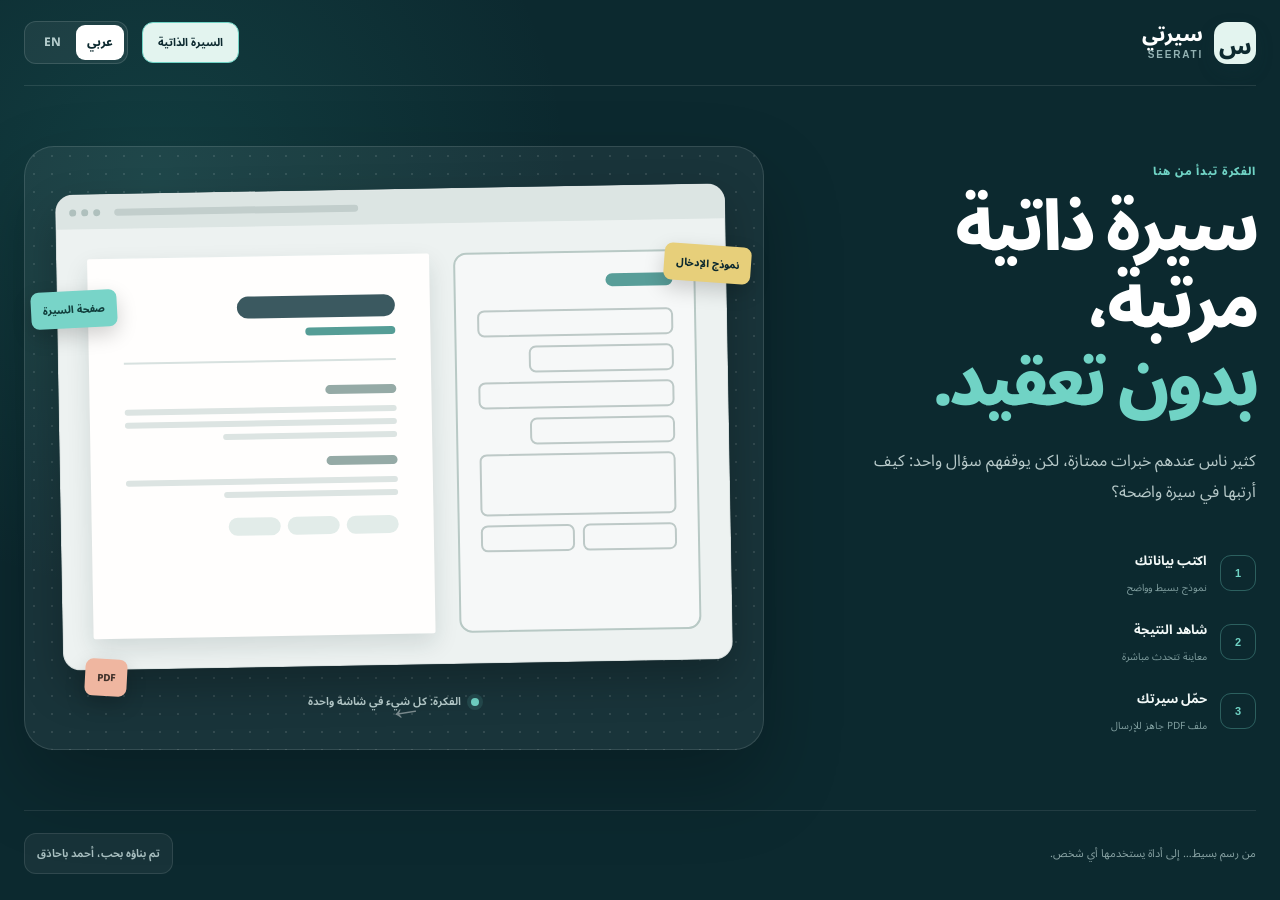
<file: index.html>
<!doctype html>
<html lang="ar" dir="rtl">
  <head>
    <meta charset="UTF-8" />
    <meta name="viewport" content="width=device-width, initial-scale=1.0" />
    <meta name="description" content="سيرتي — ابدأ بناء سيرتك الذاتية بسهولة." />
    <title>سيرتي | ابدأ سيرتك الذاتية</title>
    <link rel="stylesheet" href="styles.css?v=20261001-wrap" />
    <script src="script.js" defer></script>
  </head>
  <body class="concept-page">
    <header class="site-header site-header--light">
      <a class="brand" href="index.html" aria-label="سيرتي — الصفحة الرئيسية">
        <span class="brand-symbol" aria-hidden="true">س</span>
        <span class="brand-copy">
          <strong data-i18n="brandAr">سيرتي</strong>
          <small>Seerati</small>
        </span>
      </a>

      <div class="header-actions">
        <a class="button-link button-link--active" href="resume.html" data-i18n="openPrototype">السيرة الذاتية</a>
        <div class="language-switch" aria-label="اختيار اللغة">
          <button class="language-button is-active" type="button" data-lang="ar" aria-pressed="true">
            عربي
          </button>
          <button class="language-button" type="button" data-lang="en" aria-pressed="false">
            EN
          </button>
        </div>
      </div>
    </header>

    <main class="concept-main">
      <section class="concept-copy" aria-labelledby="concept-title">
        <p class="eyebrow" data-i18n="conceptEyebrow">الفكرة تبدأ من هنا</p>
        <h1 id="concept-title" data-i18n="conceptTitle">
          سيرة ذاتية مرتبة،<br /><span>بدون تعقيد.</span>
        </h1>
        <p data-i18n="conceptIntro">
          كثير ناس عندهم خبرات ممتازة، لكن يوقفهم سؤال واحد: كيف أرتّبها في سيرة واضحة؟
        </p>

        <ol class="concept-steps">
          <li>
            <span>1</span>
            <div><strong data-i18n="stepOneTitle">اكتب بياناتك</strong><small data-i18n="stepOneText">نموذج بسيط وواضح</small></div>
          </li>
          <li>
            <span>2</span>
            <div><strong data-i18n="stepTwoTitle">شاهد النتيجة</strong><small data-i18n="stepTwoText">معاينة تتحدث مباشرة</small></div>
          </li>
          <li>
            <span>3</span>
            <div><strong data-i18n="stepThreeTitle">حمّل سيرتك</strong><small data-i18n="stepThreeText">ملف PDF جاهز للإرسال</small></div>
          </li>
        </ol>
      </section>

      <section class="sketch-board" aria-label="رسم أولي لواجهة الموقع">
        <div class="sketch-note sketch-note--form" data-i18n="sketchForm">نموذج الإدخال</div>
        <div class="sketch-note sketch-note--preview" data-i18n="sketchPreview">صفحة السيرة</div>
        <div class="sketch-note sketch-note--result" data-i18n="sketchResult">PDF</div>

        <div class="sketch-browser">
          <div class="sketch-browser-bar">
            <div class="browser-dots" aria-hidden="true"><i></i><i></i><i></i></div>
            <div class="address-placeholder" aria-hidden="true"></div>
          </div>
          <div class="sketch-content">
            <div class="sketch-form" aria-hidden="true">
              <div class="sketch-logo"></div>
              <span class="wide"></span>
              <span></span>
              <span class="wide"></span>
              <span></span>
              <span class="textarea"></span>
              <div class="sketch-two"><i></i><i></i></div>
            </div>
            <div class="sketch-paper" aria-hidden="true">
              <div class="sketch-paper-title"></div>
              <div class="sketch-paper-role"></div>
              <hr />
              <b></b>
              <span></span><span></span><span class="short"></span>
              <b></b>
              <span></span><span class="short"></span>
              <div class="sketch-tags"><i></i><i></i><i></i></div>
            </div>
          </div>
        </div>

        <div class="concept-arrow" aria-hidden="true">←</div>
        <div class="sketch-caption">
          <span class="pulse-dot" aria-hidden="true"></span>
          <span data-i18n="sketchCaption">الفكرة: كل شيء في شاشة واحدة</span>
        </div>
      </section>
    </main>

    <footer class="concept-footer">
      <span data-i18n="conceptFooter">من رسم بسيط… إلى أداة يستخدمها أي شخص.</span>
      <span class="local-status local-status--compact">تم بناؤه بحب، أحمد باحاذق</span>
    </footer>
  </body>
</html>
</file>
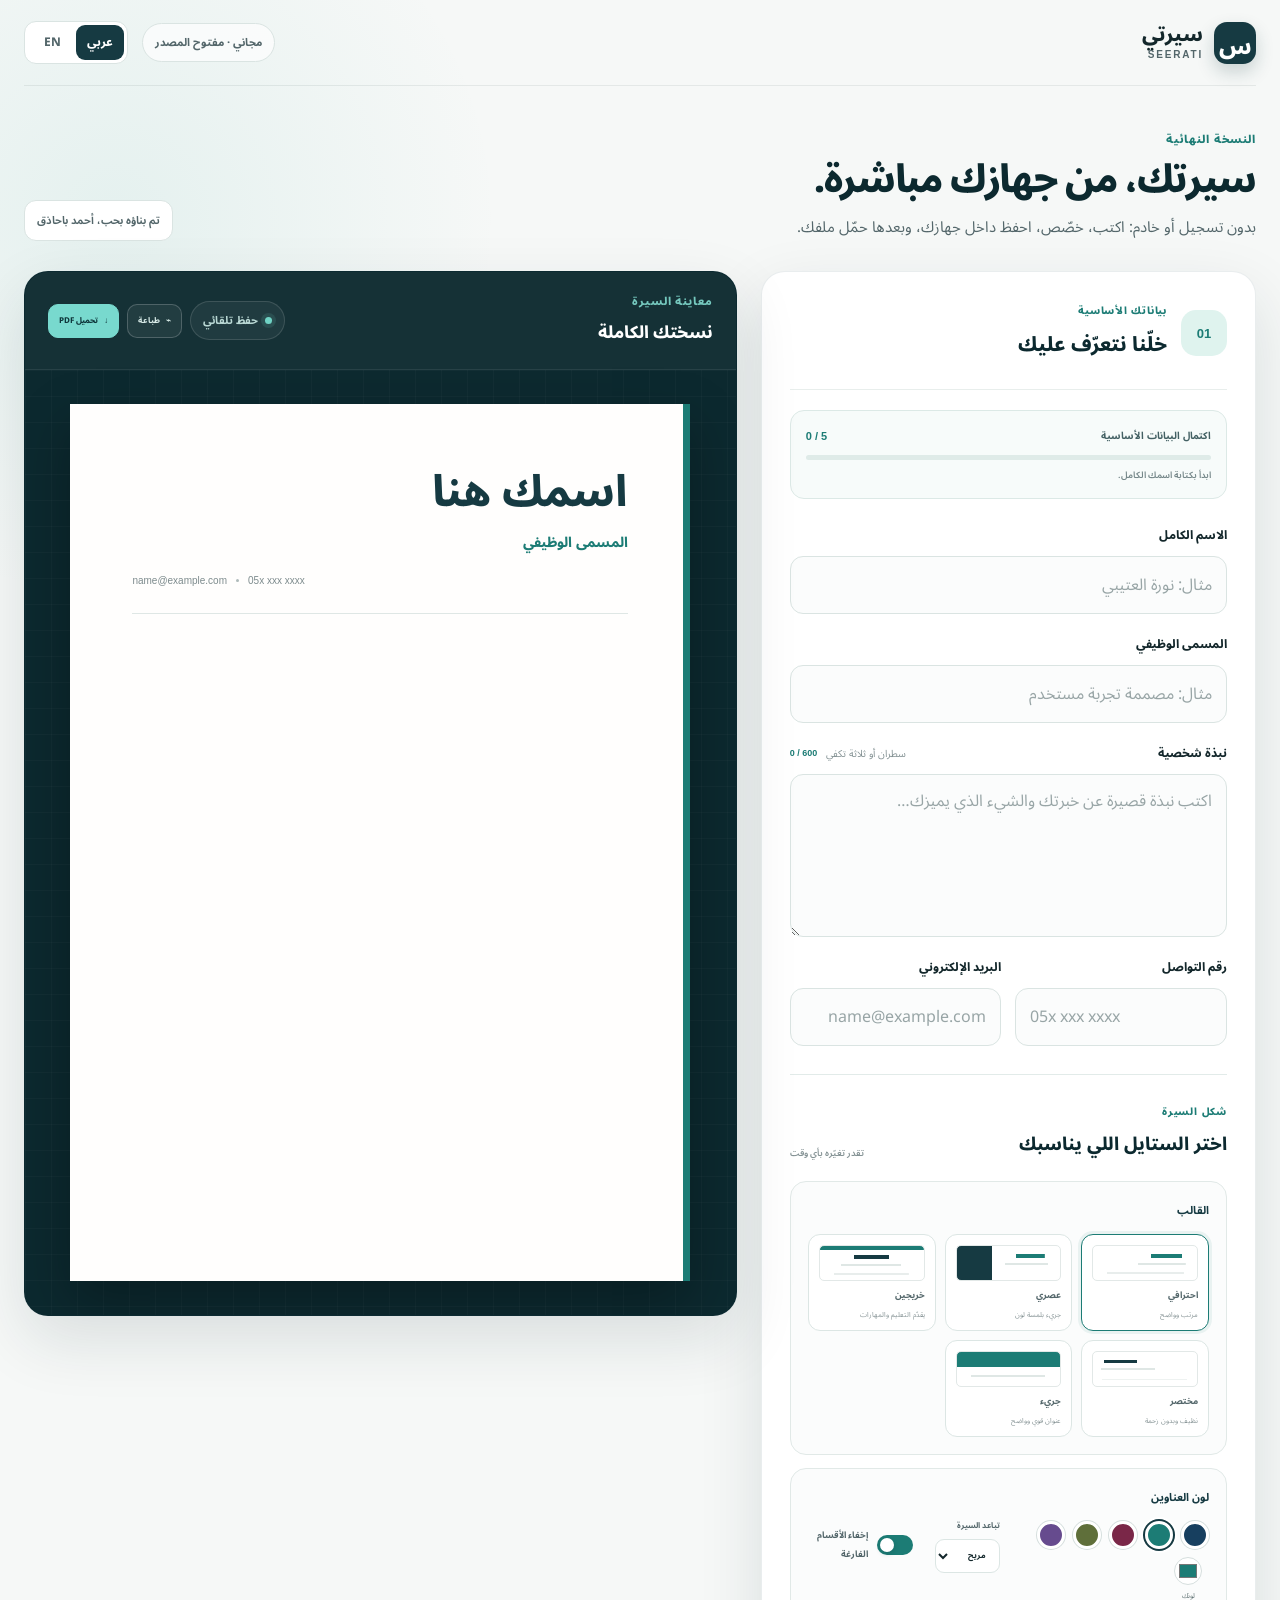
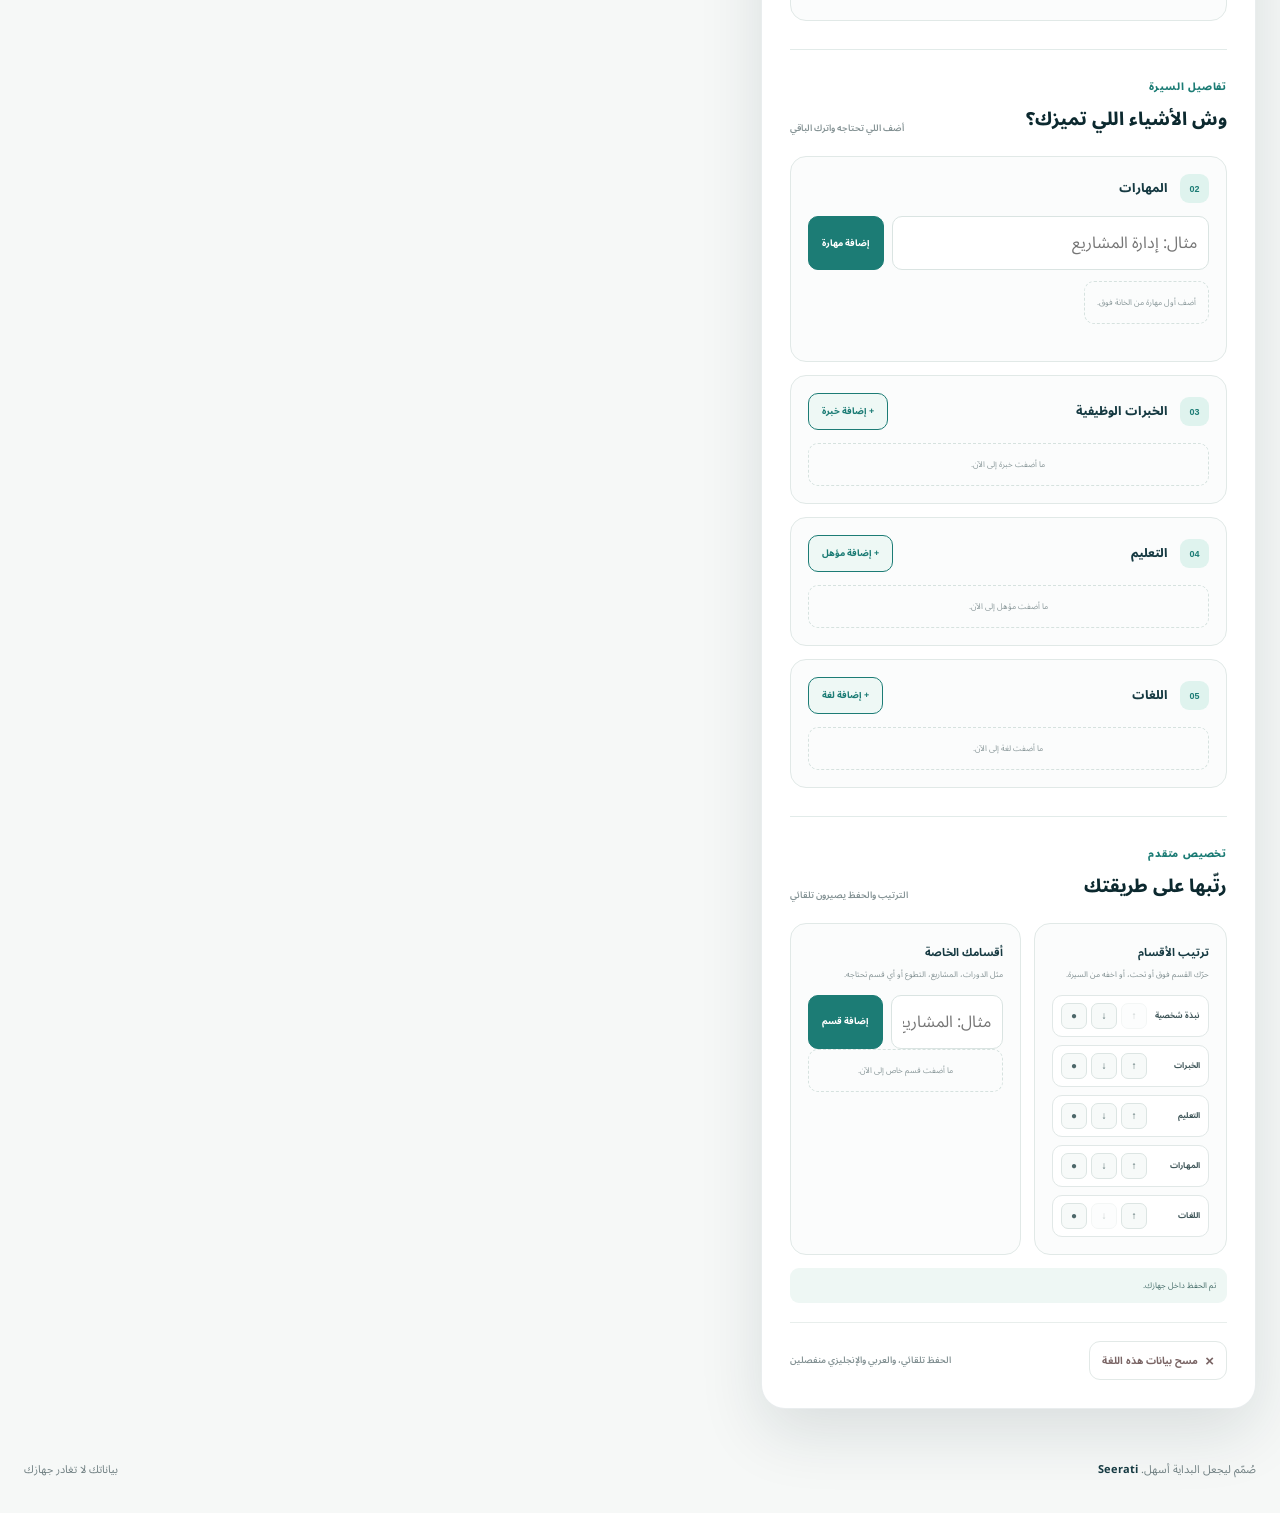
<file: resume.html>
<!doctype html>
<html lang="ar" dir="rtl">
  <head>
    <meta charset="UTF-8" />
    <meta name="viewport" content="width=device-width, initial-scale=1.0" />
    <meta
      name="description"
      content="سيرتي — أنشئ سيرة ذاتية عربية أو إنجليزية بسهولة."
    />
    <title>سيرتي | أنشئ سيرتك الذاتية</title>
    <link rel="stylesheet" href="styles.css?v=20261001-wrap" />
    <script src="assets/vendor/html2pdf.bundle.min.js" defer></script>
    <script src="script.js" defer></script>
  </head>
  <body class="app-page">
    <header class="site-header">
      <a class="brand" href="index.html" aria-label="سيرتي — الصفحة الرئيسية">
        <span class="brand-symbol" aria-hidden="true">س</span>
        <span class="brand-copy">
          <strong data-i18n="brandAr">سيرتي</strong>
          <small>Seerati</small>
        </span>
      </a>

      <div class="header-actions">
        <span class="stage-badge" data-i18n="headerBadge">مجاني وبدون تسجيل</span>
        <div class="language-switch" aria-label="اختيار اللغة">
          <button class="language-button is-active" type="button" data-lang="ar" aria-pressed="true">
            عربي
          </button>
          <button class="language-button" type="button" data-lang="en" aria-pressed="false">
            EN
          </button>
        </div>
      </div>
    </header>

    <main class="app-main">
      <section class="intro-row" aria-labelledby="page-title">
        <div>
          <p class="eyebrow" data-i18n="eyebrow">أقسام السيرة</p>
          <h1 id="page-title" data-i18n="pageTitle">كمّل تفاصيل خبرتك.</h1>
          <p class="intro-copy" data-i18n="pageIntro">
            أضف مهاراتك وخبراتك وتعليمك ولغاتك، وكل قسم يتحدث مباشرة.
          </p>
        </div>
        <div class="local-status">تم بناؤه بحب، أحمد باحاذق</div>
      </section>

      <nav class="mobile-jump" aria-label="تنقل سريع داخل الصفحة">
        <button type="button" data-scroll-to="editor" data-i18n="jumpEditor">النموذج</button>
        <button type="button" data-scroll-to="preview" data-i18n="jumpPreview">المعاينة</button>
      </nav>

      <section class="workspace" aria-label="محرر السيرة الذاتية">
        <article class="editor-card" aria-labelledby="form-title" data-workspace-panel="editor">
          <div class="card-heading">
            <span class="step-number" aria-hidden="true">01</span>
            <div>
              <p class="card-kicker" data-i18n="formKicker">بياناتك الأساسية</p>
              <h2 id="form-title" data-i18n="formTitle">خلّنا نتعرّف عليك</h2>
            </div>
          </div>

          <div class="form-state" aria-live="polite">
            <div class="completion-row">
              <span data-i18n="completionTitle">اكتمال البيانات الأساسية</span>
              <strong data-completion-label>0 / 5</strong>
            </div>
            <div class="completion-track" aria-hidden="true">
              <span data-completion-bar></span>
            </div>
            <p data-state-message>ابدأ بالاسم — البيانات العربية مستقلة عن الإنجليزية.</p>
          </div>

          <form id="profileForm" class="profile-form" autocomplete="on" novalidate>
            <div class="field-group">
              <label for="fullName" data-i18n="fullNameLabel">الاسم الكامل</label>
              <input
                id="fullName"
                name="fullName"
                type="text"
                autocomplete="name"
                maxlength="80"
                data-profile-field="fullName"
                placeholder="مثال: نورة العتيبي"
                data-i18n-placeholder="fullNamePlaceholder"
              />
            </div>

            <div class="field-group">
              <label for="jobTitle" data-i18n="jobTitleLabel">المسمى الوظيفي</label>
              <input
                id="jobTitle"
                name="jobTitle"
                type="text"
                autocomplete="organization-title"
                maxlength="100"
                data-profile-field="jobTitle"
                placeholder="مثال: مصممة تجربة مستخدم"
                data-i18n-placeholder="jobTitlePlaceholder"
              />
            </div>

            <div class="field-group field-group--wide">
              <div class="label-row">
                <label for="summary" data-i18n="summaryLabel">نبذة شخصية</label>
                <span class="summary-meta">
                  <span data-i18n="summaryHint">سطران أو ثلاثة تكفي</span>
                  <b data-summary-counter>0 / 600</b>
                </span>
              </div>
              <textarea
                id="summary"
                name="summary"
                rows="5"
                maxlength="600"
                data-profile-field="summary"
                placeholder="اكتب نبذة قصيرة عن خبرتك وما الذي يميزك…"
                data-i18n-placeholder="summaryPlaceholder"
              ></textarea>
            </div>

            <div class="form-grid">
              <div class="field-group">
                <label for="phone" data-i18n="phoneLabel">رقم التواصل</label>
                <input
                  id="phone"
                  name="phone"
                  type="tel"
                  autocomplete="tel"
                  maxlength="30"
                  data-profile-field="phone"
                  placeholder="05x xxx xxxx"
                  data-i18n-placeholder="phonePlaceholder"
                />
              </div>

              <div class="field-group">
                <label for="email" data-i18n="emailLabel">البريد الإلكتروني</label>
                <input
                  id="email"
                  name="email"
                  type="email"
                  autocomplete="email"
                  maxlength="120"
                  data-profile-field="email"
                  aria-describedby="emailError"
                  placeholder="name@example.com"
                  data-i18n-placeholder="emailPlaceholder"
                />
                <p id="emailError" class="field-error" data-email-error role="alert"></p>
              </div>
            </div>
          </form>

          <section class="design-editor" aria-labelledby="design-title">
            <div class="section-divider">
              <div>
                <p class="card-kicker" data-i18n="designKicker">شكل السيرة</p>
                <h2 id="design-title" data-i18n="designTitle">اختر الستايل اللي يناسبك</h2>
              </div>
              <span data-i18n="designHint">تقدر تغيّره بأي وقت</span>
            </div>

            <div class="design-control">
              <h3 data-i18n="templateLabel">القالب</h3>
              <div class="template-picker" role="group" aria-label="اختيار قالب السيرة">
                <button type="button" class="template-option is-active" data-template="professional" aria-pressed="true">
                  <span class="template-miniature template-miniature--professional" aria-hidden="true"></span>
                  <strong data-i18n="templateProfessional">احترافي</strong>
                  <small data-i18n="templateProfessionalHint">مرتب وواضح</small>
                </button>
                <button type="button" class="template-option" data-template="modern" aria-pressed="false">
                  <span class="template-miniature template-miniature--modern" aria-hidden="true"></span>
                  <strong data-i18n="templateModern">عصري</strong>
                  <small data-i18n="templateModernHint">جريء بعمود جانبي</small>
                </button>
                <button type="button" class="template-option" data-template="graduate" aria-pressed="false">
                  <span class="template-miniature template-miniature--graduate" aria-hidden="true"></span>
                  <strong data-i18n="templateGraduate">خريجين</strong>
                  <small data-i18n="templateGraduateHint">يقدّم التعليم والمهارات</small>
                </button>
                <button type="button" class="template-option" data-template="minimal" aria-pressed="false">
                  <span class="template-miniature template-miniature--minimal" aria-hidden="true"></span>
                  <strong data-i18n="templateMinimal">مختصر</strong>
                  <small data-i18n="templateMinimalHint">نظيف وبدون زحمة</small>
                </button>
                <button type="button" class="template-option" data-template="bold" aria-pressed="false">
                  <span class="template-miniature template-miniature--bold" aria-hidden="true"></span>
                  <strong data-i18n="templateBold">جريء</strong>
                  <small data-i18n="templateBoldHint">عنوان قوي وواضح</small>
                </button>
              </div>
            </div>

            <div class="design-control design-control--row">
              <div>
                <h3 data-i18n="colorLabel">لون العناوين</h3>
                <div class="color-picker" role="group" aria-label="اختيار لون العناوين">
                  <button type="button" class="color-swatch" data-accent="#173f5f" style="--swatch:#173f5f" aria-label="كحلي"></button>
                  <button type="button" class="color-swatch is-active" data-accent="#1c7c75" style="--swatch:#1c7c75" aria-label="تركواز"></button>
                  <button type="button" class="color-swatch" data-accent="#7a2748" style="--swatch:#7a2748" aria-label="خمري"></button>
                  <button type="button" class="color-swatch" data-accent="#5f6f3a" style="--swatch:#5f6f3a" aria-label="زيتوني"></button>
                  <button type="button" class="color-swatch" data-accent="#664b8e" style="--swatch:#664b8e" aria-label="بنفسجي"></button>
                  <label class="custom-color" title="لون خاص">
                    <input type="color" value="#1c7c75" data-custom-accent />
                    <span data-i18n="customColorLabel">لونك</span>
                  </label>
                </div>
              </div>
              <label class="density-control">
                <span data-i18n="densityLabel">تباعد السيرة</span>
                <select data-density>
                  <option value="comfortable" data-i18n="densityComfortable">مريح</option>
                  <option value="compact" data-i18n="densityCompact">مختصر</option>
                </select>
              </label>
              <label class="toggle-control">
                <input type="checkbox" data-hide-empty checked />
                <span class="toggle-track" aria-hidden="true"></span>
                <span data-i18n="hideEmptyLabel">إخفاء الأقسام الفارغة</span>
              </label>
            </div>
          </section>

          <section class="extended-editor" aria-labelledby="details-title">
            <div class="section-divider">
              <div>
                <p class="card-kicker" data-i18n="detailsKicker">تفاصيل السيرة</p>
                <h2 id="details-title" data-i18n="detailsTitle">وش الأشياء اللي تميزك؟</h2>
              </div>
              <span data-i18n="detailsHint">أضف اللي تحتاجه واترك الباقي</span>
            </div>

            <section class="editor-section" aria-labelledby="skills-editor-title">
              <div class="editor-section-head">
                <div>
                  <span class="editor-section-number">02</span>
                  <h3 id="skills-editor-title" data-i18n="skillsEditorTitle">المهارات</h3>
                </div>
              </div>
              <div class="inline-add-row">
                <input type="text" maxlength="50" data-new-skill placeholder="مثال: إدارة المشاريع" data-i18n-placeholder="skillPlaceholder" />
                <button type="button" class="add-button" data-add-skill data-i18n="addSkill">إضافة مهارة</button>
              </div>
              <div class="editor-chip-list" data-skills-editor aria-live="polite"></div>
              <p class="inline-feedback" data-skill-feedback role="status"></p>
            </section>

            <section class="editor-section" aria-labelledby="experience-editor-title">
              <div class="editor-section-head">
                <div>
                  <span class="editor-section-number">03</span>
                  <h3 id="experience-editor-title" data-i18n="experienceEditorTitle">الخبرات الوظيفية</h3>
                </div>
                <button type="button" class="add-button add-button--light" data-add-experience data-i18n="addExperience">+ إضافة خبرة</button>
              </div>
              <div class="repeat-editor-list" data-experiences-editor></div>
            </section>

            <section class="editor-section" aria-labelledby="education-editor-title">
              <div class="editor-section-head">
                <div>
                  <span class="editor-section-number">04</span>
                  <h3 id="education-editor-title" data-i18n="educationEditorTitle">التعليم</h3>
                </div>
                <button type="button" class="add-button add-button--light" data-add-education data-i18n="addEducation">+ إضافة مؤهل</button>
              </div>
              <div class="repeat-editor-list" data-education-editor></div>
            </section>

            <section class="editor-section" aria-labelledby="languages-editor-title">
              <div class="editor-section-head">
                <div>
                  <span class="editor-section-number">05</span>
                  <h3 id="languages-editor-title" data-i18n="languagesEditorTitle">اللغات</h3>
                </div>
                <button type="button" class="add-button add-button--light" data-add-language data-i18n="addLanguage">+ إضافة لغة</button>
              </div>
              <div class="repeat-editor-list" data-languages-editor></div>
            </section>
          </section>

          <section class="advanced-editor" aria-labelledby="advanced-title">
            <div class="section-divider">
              <div>
                <p class="card-kicker" data-i18n="advancedKicker">تخصيص متقدم</p>
                <h2 id="advanced-title" data-i18n="advancedTitle">رتّبها على طريقتك</h2>
              </div>
              <span data-i18n="advancedHint">الترتيب والحفظ يصيرون تلقائي</span>
            </div>

            <div class="advanced-grid">
              <section class="advanced-card">
                <h3 data-i18n="sectionOrderTitle">ترتيب الأقسام</h3>
                <p data-i18n="sectionOrderHint">حرّك القسم فوق أو تحت، أو اخفه من السيرة.</p>
                <div class="section-order-list" data-section-order-list></div>
              </section>

              <section class="advanced-card">
                <h3 data-i18n="customSectionsTitle">أقسامك الخاصة</h3>
                <p data-i18n="customSectionsHint">مثل الدورات، المشاريع، التطوع أو أي قسم تحتاجه.</p>
                <div class="inline-add-row">
                  <input type="text" maxlength="60" data-new-custom-title data-i18n-placeholder="customSectionPlaceholder" placeholder="مثال: المشاريع" />
                  <button type="button" class="add-button" data-add-custom-section data-i18n="addCustomSection">إضافة قسم</button>
                </div>
                <div class="custom-sections-editor" data-custom-sections-editor></div>
              </section>
            </div>

            <p class="save-status" data-save-status aria-live="polite" data-i18n="saveReady">الحفظ التلقائي جاهز.</p>
          </section>

          <div class="form-actions">
            <button class="clear-button" type="button" data-clear-form>
              <span aria-hidden="true">×</span>
              <span data-i18n="clearForm">مسح بيانات هذه اللغة</span>
            </button>
            <span class="memory-note" data-i18n="memoryNote">يمكنك التبديل بين العربية والإنجليزية</span>
          </div>
        </article>

        <aside class="preview-stage" aria-labelledby="preview-title" data-workspace-panel="preview">
          <div class="preview-toolbar">
            <div>
              <p class="preview-label" data-i18n="previewLabel">معاينة السيرة</p>
              <h2 id="preview-title" data-i18n="previewTitle">سيرتك تكبر معك</h2>
            </div>
            <div class="preview-actions">
              <span class="offline-chip offline-chip--live" data-i18n="offlineChip">جاهزة للتصدير</span>
              <button type="button" class="export-button" data-print-cv disabled>
                <span aria-hidden="true">⌁</span>
                <span data-i18n="printButton">طباعة</span>
              </button>
              <button type="button" class="export-button export-button--primary" data-download-pdf disabled>
                <span aria-hidden="true">↓</span>
                <span data-i18n="pdfButton">تحميل PDF</span>
              </button>
            </div>
          </div>
          <p class="export-status" data-export-status aria-live="polite" data-i18n="exportPreparing">لحظة، نجهّز الخط العربي للتصدير…</p>

          <div class="paper-wrap">
            <article class="resume-paper template-professional" aria-label="معاينة السيرة الذاتية" data-live-preview>
              <header class="resume-header">
                <div class="resume-name-placeholder" data-i18n="resumeName" data-preview-field="fullName">اسمك هنا</div>
                <div class="resume-role-placeholder" data-i18n="resumeRole" data-preview-field="jobTitle">المسمى الوظيفي</div>
                <div class="resume-contact-line">
                  <span data-preview-field="email">name@example.com</span>
                  <i aria-hidden="true"></i>
                  <span data-preview-field="phone">05x xxx xxxx</span>
                </div>
              </header>

              <div class="resume-body" data-resume-body>
              <section class="resume-section" data-preview-section="summary" hidden>
                <h3 data-i18n="summarySection">نبذة شخصية</h3>
                <p class="resume-summary-text" data-preview-summary></p>
              </section>

              <section class="resume-section" data-preview-section="experience" hidden>
                <h3 data-i18n="experienceSection">الخبرات</h3>
                <div class="resume-list" data-preview-experiences></div>
              </section>

              <section class="resume-section" data-preview-section="education" hidden>
                <h3 data-i18n="educationSection">التعليم</h3>
                <div class="resume-list" data-preview-education></div>
              </section>

              <section class="resume-section" data-preview-section="skills" hidden>
                <h3 data-i18n="skillsSection">المهارات</h3>
                <div class="resume-skill-list" data-preview-skills></div>
              </section>

              <section class="resume-section" data-preview-section="languages" hidden>
                <h3 data-i18n="languagesSection">اللغات</h3>
                <div class="resume-language-list" data-preview-languages></div>
              </section>
              </div>

            </article>
          </div>
        </aside>
      </section>
    </main>

    <footer class="site-footer">
      <p><span data-i18n="footerText">صُمّم ليجعل البداية أسهل.</span> <strong>Seerati</strong></p>
      <span data-i18n="privacyText">بياناتك لا تغادر جهازك</span>
    </footer>
  </body>
</html>
</file>
<file: styles.css>
@font-face {
  font-family: "Noto Sans Arabic";
  src: url("./assets/fonts/NotoSansArabic-Variable.ttf") format("truetype");
  font-style: normal;
  font-weight: 100 900;
  font-display: swap;
}

:root {
  --ink: #13272b;
  --ink-soft: #53666a;
  --navy: #163a42;
  --navy-deep: #0c292f;
  --teal: #1c7c75;
  --teal-bright: #34a89c;
  --mint: #dff3ee;
  --paper: #fffefd;
  --surface: #f6f8f7;
  --line: #dae4e2;
  --white: #ffffff;
  --amber: #d7a84f;
  --shadow: 0 24px 64px rgba(13, 45, 50, 0.12);
  --font: "Noto Sans Arabic", Tahoma, Arial, sans-serif;
}

* {
  box-sizing: border-box;
}

html {
  min-width: 320px;
  background: var(--surface);
}

body {
  min-height: 100vh;
  margin: 0;
  color: var(--ink);
  background:
    radial-gradient(circle at 9% 7%, rgba(52, 168, 156, 0.09), transparent 24rem),
    var(--surface);
  font-family: var(--font);
  -webkit-font-smoothing: antialiased;
}

button,
input,
textarea {
  font: inherit;
}

button,
a {
  -webkit-tap-highlight-color: transparent;
}

a {
  color: inherit;
  text-decoration: none;
}

button:focus-visible,
a:focus-visible,
input:focus-visible,
textarea:focus-visible {
  outline: 3px solid rgba(28, 124, 117, 0.24);
  outline-offset: 2px;
}

.site-header {
  width: min(1480px, calc(100% - 48px));
  min-height: 86px;
  margin: 0 auto;
  display: flex;
  align-items: center;
  justify-content: space-between;
  gap: 24px;
  border-bottom: 1px solid rgba(19, 39, 43, 0.08);
}

.brand {
  display: inline-flex;
  align-items: center;
  gap: 11px;
  flex: 0 0 auto;
}

.brand-symbol {
  width: 42px;
  height: 42px;
  display: grid;
  place-items: center;
  border-radius: 13px;
  color: var(--white);
  background: var(--navy);
  font-size: 23px;
  font-weight: 800;
  box-shadow: 0 8px 18px rgba(22, 58, 66, 0.2);
}

.brand-copy {
  display: grid;
  line-height: 1;
}

.brand-copy strong {
  font-size: 20px;
  font-weight: 800;
}

.brand-copy small {
  margin-top: 5px;
  color: var(--ink-soft);
  font-family: Arial, sans-serif;
  font-size: 10px;
  font-weight: 700;
  letter-spacing: 0.18em;
  text-transform: uppercase;
}

.header-actions {
  display: flex;
  align-items: center;
  gap: 14px;
}

.text-link {
  color: var(--teal);
  font-size: 13px;
  font-weight: 750;
}

.text-link:hover {
  text-decoration: underline;
  text-underline-offset: 4px;
}

.stage-badge,
.offline-chip {
  display: inline-flex;
  align-items: center;
  min-height: 34px;
  padding: 7px 12px;
  border: 1px solid var(--line);
  border-radius: 999px;
  color: var(--ink-soft);
  background: rgba(255, 255, 255, 0.68);
  font-size: 11px;
  font-weight: 700;
  white-space: nowrap;
}

.offline-chip--live::before {
  content: "";
  width: 7px;
  height: 7px;
  margin-inline-end: 7px;
  display: inline-block;
  border-radius: 50%;
  background: #70d3c5;
  box-shadow: 0 0 0 4px rgba(112, 211, 197, 0.12);
}

.language-switch {
  display: flex;
  padding: 3px;
  border: 1px solid var(--line);
  border-radius: 12px;
  background: var(--white);
}

.language-button {
  min-width: 48px;
  min-height: 32px;
  padding: 5px 10px;
  border: 0;
  border-radius: 9px;
  color: var(--ink-soft);
  background: transparent;
  cursor: pointer;
  font-size: 12px;
  font-weight: 750;
}

.language-button.is-active {
  color: var(--white);
  background: var(--navy);
}

.app-main {
  width: min(1480px, calc(100% - 48px));
  margin: 0 auto;
}

.intro-row {
  padding: 42px 0 30px;
  display: flex;
  align-items: flex-end;
  justify-content: space-between;
  gap: 32px;
}

.eyebrow,
.card-kicker,
.preview-label {
  margin: 0 0 7px;
  color: var(--teal);
  font-size: 11px;
  font-weight: 850;
  letter-spacing: 0.08em;
  text-transform: uppercase;
}

.intro-row h1 {
  margin: 0;
  color: var(--navy-deep);
  font-size: clamp(28px, 3vw, 44px);
  font-weight: 830;
  letter-spacing: -0.035em;
  line-height: 1.15;
}

.intro-copy {
  max-width: 670px;
  margin: 12px 0 0;
  color: var(--ink-soft);
  font-size: 15px;
  line-height: 1.8;
}

.local-status {
  display: inline-flex;
  align-items: center;
  gap: 8px;
  min-height: 38px;
  padding: 8px 12px;
  border: 1px solid var(--line);
  border-radius: 12px;
  color: var(--ink-soft);
  background: var(--white);
  font-size: 11px;
  font-weight: 650;
  white-space: nowrap;
}

.status-dot,
.pulse-dot {
  width: 8px;
  height: 8px;
  border-radius: 50%;
  background: var(--amber);
  box-shadow: 0 0 0 4px rgba(215, 168, 79, 0.13);
}

.local-status[data-font-status="ready"] .status-dot {
  background: #2b9a76;
  box-shadow: 0 0 0 4px rgba(43, 154, 118, 0.13);
}

.local-status[data-font-status="error"] .status-dot {
  background: #c65d5d;
  box-shadow: 0 0 0 4px rgba(198, 93, 93, 0.13);
}

.workspace {
  display: grid;
  grid-template-columns: minmax(360px, 0.82fr) minmax(560px, 1.18fr);
  gap: 24px;
  align-items: start;
}

.editor-card,
.preview-stage {
  border: 1px solid rgba(20, 62, 68, 0.09);
  border-radius: 24px;
  box-shadow: var(--shadow);
}

.editor-card {
  padding: 28px;
  background: var(--white);
}

.card-heading {
  display: flex;
  align-items: center;
  gap: 14px;
  padding-bottom: 23px;
  border-bottom: 1px solid #e8eeec;
}

.step-number {
  width: 46px;
  height: 46px;
  display: grid;
  place-items: center;
  border-radius: 15px;
  color: var(--teal);
  background: var(--mint);
  font-family: Arial, sans-serif;
  font-size: 13px;
  font-weight: 800;
}

.card-kicker {
  margin-bottom: 3px;
  font-size: 10px;
}

.card-heading h2,
.preview-toolbar h2 {
  margin: 0;
  color: var(--navy-deep);
  font-size: 20px;
  font-weight: 800;
}

.profile-form {
  padding-top: 24px;
  display: grid;
  gap: 18px;
}

.form-state {
  margin-top: 20px;
  padding: 14px 15px;
  border: 1px solid #dce9e6;
  border-radius: 14px;
  background: #f7fbfa;
}

.completion-row {
  display: flex;
  align-items: center;
  justify-content: space-between;
  gap: 16px;
  color: #436063;
  font-size: 10px;
  font-weight: 700;
}

.completion-row strong {
  color: var(--teal);
  direction: ltr;
  unicode-bidi: isolate;
  display: inline-block;
  font-family: Arial, sans-serif;
  font-size: 11px;
}

.completion-track {
  height: 5px;
  margin-top: 9px;
  overflow: hidden;
  border-radius: 999px;
  background: #dfebe8;
}

.completion-track span {
  width: 0;
  height: 100%;
  display: block;
  border-radius: inherit;
  background: linear-gradient(90deg, var(--teal), var(--teal-bright));
  transition: width 220ms ease;
}

.form-state p {
  margin: 9px 0 0;
  color: #748688;
  font-size: 9px;
  font-weight: 600;
  line-height: 1.6;
}

.field-group {
  display: grid;
  gap: 8px;
}

.field-group label {
  color: var(--ink);
  font-size: 12px;
  font-weight: 750;
}

.label-row {
  display: flex;
  align-items: center;
  justify-content: space-between;
  gap: 14px;
}

.label-row span {
  color: #839193;
  font-size: 10px;
}

.summary-meta {
  display: inline-flex;
  align-items: center;
  gap: 9px;
}

.summary-meta b {
  color: var(--teal);
  direction: ltr;
  unicode-bidi: isolate;
  display: inline-block;
  font-family: Arial, sans-serif;
  font-size: 9px;
  font-weight: 700;
}

.field-group input,
.field-group textarea {
  width: 100%;
  border: 1px solid var(--line);
  border-radius: 13px;
  color: var(--ink);
  background: #fbfcfc;
  transition: border-color 160ms ease, box-shadow 160ms ease, background 160ms ease;
}

.field-group input {
  min-height: 48px;
  padding: 11px 14px;
}

.field-group textarea {
  min-height: 118px;
  padding: 13px 14px;
  line-height: 1.7;
  resize: vertical;
}

.field-group input::placeholder,
.field-group textarea::placeholder {
  color: #98a5a6;
  opacity: 1;
}

.field-group input:hover,
.field-group textarea:hover {
  border-color: #b7c9c6;
}

.field-group input:focus,
.field-group textarea:focus {
  outline: 0;
  border-color: var(--teal);
  background: var(--white);
  box-shadow: 0 0 0 4px rgba(28, 124, 117, 0.1);
}

.field-group input[aria-invalid="true"] {
  border-color: #c85d5d;
  background: #fffafa;
  box-shadow: 0 0 0 4px rgba(200, 93, 93, 0.08);
}

.field-error {
  min-height: 0;
  margin: -2px 2px 0;
  color: #b44d4d;
  font-size: 9px;
  font-weight: 650;
  line-height: 1.5;
}

.field-error:empty {
  display: none;
}

.form-grid {
  display: grid;
  grid-template-columns: 1fr 1fr;
  gap: 14px;
}

.form-actions {
  margin-top: 19px;
  padding-top: 18px;
  display: flex;
  align-items: center;
  justify-content: space-between;
  gap: 16px;
  border-top: 1px solid #e8eeec;
}

.design-editor {
  margin-top: 28px;
  padding-top: 26px;
  border-top: 1px solid #e2ebe9;
}

.design-control {
  padding: 17px;
  border: 1px solid #e1e9e7;
  border-radius: 16px;
  background: #fbfcfc;
}

.design-control + .design-control {
  margin-top: 13px;
}

.design-control h3 {
  margin: 0 0 12px;
  color: var(--navy);
  font-size: 11px;
}

.design-control--row {
  display: flex;
  align-items: center;
  justify-content: space-between;
  gap: 22px;
}

.template-picker {
  display: grid;
  grid-template-columns: repeat(3, 1fr);
  gap: 9px;
}

.template-option {
  min-width: 0;
  padding: 10px;
  display: grid;
  gap: 5px;
  border: 1px solid #dce6e4;
  border-radius: 12px;
  color: var(--ink-soft);
  text-align: start;
  background: var(--white);
  cursor: pointer;
}

.template-option:hover,
.template-option.is-active {
  border-color: var(--teal);
  box-shadow: 0 0 0 3px rgba(28, 124, 117, 0.08);
}

.template-option strong {
  font-size: 9px;
}

.template-option small {
  color: #879496;
  font-size: 7px;
  line-height: 1.4;
}

.template-miniature {
  height: 36px;
  display: block;
  border: 1px solid #e2e8e7;
  border-radius: 5px;
  background:
    linear-gradient(var(--teal), var(--teal)) 80% 8px / 30% 4px no-repeat,
    linear-gradient(#dfe7e5, #dfe7e5) 80% 17px / 46% 2px no-repeat,
    linear-gradient(#e8edec, #e8edec) 50% 26px / 74% 2px no-repeat,
    #fff;
}

.template-miniature--modern {
  background:
    linear-gradient(var(--navy), var(--navy)) 0 0 / 34% 100% no-repeat,
    linear-gradient(var(--teal), var(--teal)) 80% 8px / 28% 4px no-repeat,
    linear-gradient(#dfe7e5, #dfe7e5) 80% 17px / 42% 2px no-repeat,
    #fff;
}

.template-miniature--graduate {
  background:
    linear-gradient(var(--teal), var(--teal)) 50% 0 / 100% 4px no-repeat,
    linear-gradient(var(--navy), var(--navy)) 50% 9px / 34% 4px no-repeat,
    linear-gradient(#dfe7e5, #dfe7e5) 50% 18px / 58% 2px no-repeat,
    linear-gradient(#e8edec, #e8edec) 50% 27px / 72% 2px no-repeat,
    #fff;
}

.template-miniature--minimal {
  background:
    linear-gradient(var(--navy), var(--navy)) 15% 8px / 32% 3px no-repeat,
    linear-gradient(#dfe7e5, #dfe7e5) 15% 16px / 52% 2px no-repeat,
    linear-gradient(#eef2f1, #eef2f1) 50% 27px / 82% 1px no-repeat,
    #fff;
}

.template-miniature--bold {
  background:
    linear-gradient(var(--teal), var(--teal)) 0 0 / 100% 15px no-repeat,
    linear-gradient(#fff, #fff) 50% 6px / 38% 4px no-repeat,
    linear-gradient(#dfe7e5, #dfe7e5) 50% 23px / 72% 2px no-repeat,
    #fff;
}

.color-picker {
  display: flex;
  flex-wrap: wrap;
  gap: 8px;
}

.color-swatch {
  width: 28px;
  height: 28px;
  padding: 0;
  border: 3px solid var(--white);
  border-radius: 50%;
  background: var(--swatch);
  box-shadow: 0 0 0 1px #d6dfde;
  cursor: pointer;
}

.custom-color {
  min-width: 42px;
  display: grid;
  justify-items: center;
  gap: 3px;
  color: #657678;
  cursor: pointer;
  font-size: 7px;
}

.custom-color input {
  width: 28px;
  height: 28px;
  padding: 2px;
  border: 1px solid #d6dfde;
  border-radius: 50%;
  background: #fff;
  cursor: pointer;
}

.density-control {
  display: grid;
  gap: 5px;
  color: var(--ink-soft);
  font-size: 8px;
  font-weight: 700;
}

.density-control select {
  min-height: 34px;
  padding: 6px 9px;
  border: 1px solid #dce6e4;
  border-radius: 9px;
  color: var(--ink);
  background: #fff;
  font: inherit;
}

.color-swatch.is-active {
  box-shadow: 0 0 0 2px var(--navy), 0 0 0 4px var(--white);
}

.toggle-control {
  display: flex;
  align-items: center;
  gap: 9px;
  color: var(--ink-soft);
  cursor: pointer;
  font-size: 9px;
  font-weight: 700;
}

.toggle-control input {
  position: absolute;
  opacity: 0;
  pointer-events: none;
}

.toggle-track {
  position: relative;
  width: 36px;
  height: 20px;
  flex: 0 0 auto;
  border-radius: 999px;
  background: #cdd8d6;
  transition: background 160ms ease;
}

.toggle-track::after {
  content: "";
  position: absolute;
  top: 3px;
  inset-inline-start: 3px;
  width: 14px;
  height: 14px;
  border-radius: 50%;
  background: var(--white);
  box-shadow: 0 2px 5px rgba(13, 50, 55, 0.2);
  transition: transform 160ms ease;
}

.toggle-control input:checked + .toggle-track {
  background: var(--teal);
}

.toggle-control input:checked + .toggle-track::after {
  transform: translateX(16px);
}

[dir="rtl"] .toggle-control input:checked + .toggle-track::after {
  transform: translateX(-16px);
}

.extended-editor {
  margin-top: 28px;
  padding-top: 26px;
  border-top: 1px solid #e2ebe9;
}

.advanced-editor {
  margin-top: 28px;
  padding-top: 26px;
  border-top: 1px solid #e2ebe9;
}

.advanced-grid {
  display: grid;
  grid-template-columns: 0.85fr 1.15fr;
  gap: 13px;
}

.advanced-card {
  padding: 17px;
  border: 1px solid #e1e9e7;
  border-radius: 16px;
  background: #fbfcfc;
}

.advanced-card h3 {
  margin: 0;
  color: var(--navy);
  font-size: 11px;
}

.advanced-card > p {
  margin: 5px 0 13px;
  color: #859395;
  font-size: 8px;
  line-height: 1.6;
}

.section-order-list,
.custom-sections-editor {
  display: grid;
  gap: 8px;
}

.section-order-item {
  min-height: 40px;
  padding: 7px 8px;
  display: flex;
  align-items: center;
  justify-content: space-between;
  gap: 8px;
  border: 1px solid #e1e8e7;
  border-radius: 10px;
  background: #fff;
}

.section-order-item.is-hidden {
  opacity: 0.52;
}

.section-order-item strong {
  min-width: 0;
  overflow: hidden;
  color: #40575a;
  font-size: 8px;
  text-overflow: ellipsis;
  white-space: nowrap;
}

.order-actions {
  display: flex;
  gap: 4px;
}

.order-actions button {
  width: 26px;
  height: 26px;
  padding: 0;
  border: 1px solid #dce5e3;
  border-radius: 7px;
  color: #4e686a;
  background: #f7faf9;
  cursor: pointer;
  font-size: 10px;
}

.order-actions button:disabled {
  opacity: 0.32;
  cursor: default;
}

.custom-section-card {
  padding: 11px;
  border: 1px solid #dfe8e6;
  border-radius: 11px;
  background: #fff;
}

.custom-section-head {
  margin-bottom: 8px;
  display: grid;
  grid-template-columns: 1fr auto;
  gap: 7px;
}

.custom-section-card input,
.custom-section-card textarea {
  width: 100%;
  padding: 8px 9px;
  border: 1px solid #dce5e3;
  border-radius: 8px;
  color: var(--ink);
  background: #fff;
  font: inherit;
  font-size: 8px;
}

.custom-section-card textarea {
  min-height: 76px;
  resize: vertical;
  line-height: 1.6;
}

.custom-section-card .remove-item {
  border: 1px solid #efd5d5;
  border-radius: 8px;
  color: #a64f4f;
  background: #fff7f7;
  cursor: pointer;
  font-size: 8px;
}

.save-status {
  margin: 13px 0 0;
  padding: 9px 11px;
  border-radius: 9px;
  color: #49706c;
  background: #eef7f4;
  font-size: 8px;
}

.save-status.is-saving {
  color: #78602f;
  background: #fff8e6;
}

.save-status.is-error {
  color: #9d4d4d;
  background: #fff1f1;
}

.mobile-jump {
  display: none;
}

.section-divider {
  display: flex;
  align-items: flex-end;
  justify-content: space-between;
  gap: 18px;
  margin-bottom: 18px;
}

.section-divider h2 {
  margin: 0;
  color: var(--navy-deep);
  font-size: 18px;
  font-weight: 800;
}

.section-divider > span {
  color: #849294;
  font-size: 9px;
  font-weight: 600;
}

.editor-section {
  padding: 17px;
  border: 1px solid #e1e9e7;
  border-radius: 16px;
  background: #fbfcfc;
}

.editor-section + .editor-section {
  margin-top: 13px;
}

.editor-section-head,
.editor-section-head > div,
.repeat-item-head {
  display: flex;
  align-items: center;
  justify-content: space-between;
  gap: 12px;
}

.editor-section-head > div {
  justify-content: flex-start;
}

.editor-section-number {
  width: 29px;
  height: 29px;
  display: grid;
  place-items: center;
  border-radius: 9px;
  color: var(--teal);
  background: var(--mint);
  font-family: Arial, sans-serif;
  font-size: 9px;
  font-weight: 800;
}

.editor-section h3 {
  margin: 0;
  color: var(--navy);
  font-size: 12px;
  font-weight: 800;
}

.inline-add-row {
  margin-top: 13px;
  display: grid;
  grid-template-columns: 1fr auto;
  gap: 8px;
}

.inline-add-row input,
.repeat-item input,
.repeat-item textarea,
.repeat-item select {
  width: 100%;
  min-height: 40px;
  padding: 9px 11px;
  border: 1px solid var(--line);
  border-radius: 10px;
  color: var(--ink);
  background: var(--white);
}

.repeat-item textarea {
  min-height: 76px;
  line-height: 1.6;
  resize: vertical;
}

.inline-add-row input:focus,
.repeat-item input:focus,
.repeat-item textarea:focus,
.repeat-item select:focus {
  outline: 0;
  border-color: var(--teal);
  box-shadow: 0 0 0 3px rgba(28, 124, 117, 0.09);
}

.add-button {
  min-height: 40px;
  padding: 8px 13px;
  border: 1px solid var(--teal);
  border-radius: 10px;
  color: var(--white);
  background: var(--teal);
  cursor: pointer;
  font-size: 9px;
  font-weight: 750;
}

.add-button:hover {
  background: #176e68;
}

.add-button--light {
  min-height: 34px;
  color: var(--teal);
  background: #eef8f5;
}

.add-button--light:hover {
  color: var(--white);
}

.editor-chip-list {
  margin-top: 11px;
  display: flex;
  flex-wrap: wrap;
  gap: 7px;
}

.editor-chip {
  min-height: 30px;
  padding: 5px 9px;
  display: inline-flex;
  align-items: center;
  gap: 7px;
  border: 1px solid #d5e5e1;
  border-radius: 999px;
  color: #34595b;
  background: #f0f8f6;
  font-size: 9px;
  font-weight: 650;
}

.chip-remove,
.item-remove {
  border: 0;
  color: #a04f4f;
  background: transparent;
  cursor: pointer;
  font-family: Arial, sans-serif;
  font-weight: 800;
}

.chip-remove {
  width: 18px;
  height: 18px;
  padding: 0;
  border-radius: 50%;
}

.chip-remove:hover,
.item-remove:hover {
  background: #f9e9e9;
}

.inline-feedback {
  min-height: 14px;
  margin: 6px 1px 0;
  color: #a36242;
  font-size: 8px;
  font-weight: 600;
}

.repeat-editor-list {
  margin-top: 13px;
  display: grid;
  gap: 10px;
}

.repeat-item {
  padding: 13px;
  border: 1px solid #dde7e5;
  border-radius: 13px;
  background: var(--white);
}

.repeat-item-head {
  margin-bottom: 11px;
}

.repeat-item-head strong {
  color: var(--ink-soft);
  font-size: 9px;
  font-weight: 750;
}

.item-remove {
  padding: 5px 8px;
  border-radius: 8px;
  font-family: var(--font);
  font-size: 8px;
}

.repeat-item-grid {
  display: grid;
  grid-template-columns: 1fr 1fr;
  gap: 9px;
}

.repeat-item-grid .wide {
  grid-column: 1 / -1;
}

.repeat-item label {
  display: grid;
  gap: 5px;
  color: #526668;
  font-size: 8px;
  font-weight: 650;
}

.resume-body {
  display: flex;
  flex-direction: column;
}

.resume-list {
  display: grid;
  gap: 10px;
}

.resume-entry {
  padding: 11px 13px;
  border: 1px solid #e3ebe9;
  border-inline-start: 3px solid var(--teal);
  border-radius: 9px;
  background: #fbfcfc;
  break-inside: avoid;
  page-break-inside: avoid;
}

.resume-entry-head {
  display: block;
}

.resume-entry-head strong {
  color: #293f43;
  font-size: 11px;
  font-weight: 780;
}

.resume-entry-date {
  width: fit-content;
  margin-top: 7px;
  padding: 3px 7px;
  display: inline-flex;
  align-items: center;
  border-radius: 999px;
  color: #819092;
  background: #eef3f2;
  direction: ltr;
  unicode-bidi: isolate;
  font-family: Arial, sans-serif;
  font-size: 8px;
  white-space: normal;
}

.resume-entry-subtitle {
  margin-top: 3px;
  display: block;
  color: var(--teal);
  font-size: 9px;
  font-weight: 650;
}

.resume-entry-description {
  margin: 7px 0 0;
  color: #647477;
  font-size: 9px;
  line-height: 1.75;
  white-space: pre-wrap;
}

.resume-skill-list {
  display: flex;
  flex-wrap: wrap;
  gap: 6px;
}

.resume-skill {
  padding: 5px 8px;
  border-radius: 999px;
  color: #2c5a58;
  background: #eaf4f1;
  font-size: 8px;
  font-weight: 650;
}

.resume-language-list {
  display: grid;
  gap: 7px;
}

.resume-language {
  display: flex;
  align-items: center;
  justify-content: space-between;
  gap: 10px;
  color: #4a5e61;
  font-size: 8px;
}

.resume-language strong {
  color: #2f464a;
  font-size: 9px;
}

.empty-editor-note {
  margin: 0;
  padding: 12px;
  border: 1px dashed #d6e2df;
  border-radius: 10px;
  color: #8b999b;
  text-align: center;
  font-size: 8px;
}

.clear-button {
  min-height: 39px;
  padding: 8px 12px;
  display: inline-flex;
  align-items: center;
  gap: 7px;
  border: 1px solid #e2e9e7;
  border-radius: 11px;
  color: #7a6565;
  background: #ffffff;
  cursor: pointer;
  font-size: 10px;
  font-weight: 700;
  transition: border-color 160ms ease, color 160ms ease, background 160ms ease;
}

.clear-button:hover {
  color: #a54747;
  border-color: #e2bcbc;
  background: #fffafa;
}

.clear-button > span:first-child {
  font-family: Arial, sans-serif;
  font-size: 15px;
  line-height: 1;
}

.memory-note {
  color: #849294;
  font-size: 9px;
  font-weight: 600;
}

.build-note {
  margin-top: 22px;
  padding: 14px;
  display: flex;
  align-items: flex-start;
  gap: 10px;
  border: 1px dashed #a9cbc4;
  border-radius: 14px;
  color: #315e5d;
  background: #f0f9f6;
}

.build-note-icon {
  color: var(--teal);
  font-size: 16px;
  line-height: 1.5;
}

.build-note p {
  margin: 0;
  font-size: 11px;
  font-weight: 600;
  line-height: 1.75;
}

.preview-stage {
  overflow: hidden;
  background: var(--navy-deep);
}

.preview-toolbar {
  min-height: 86px;
  padding: 18px 23px;
  display: flex;
  align-items: center;
  justify-content: space-between;
  gap: 20px;
  color: var(--white);
  background: rgba(255, 255, 255, 0.035);
  border-bottom: 1px solid rgba(255, 255, 255, 0.08);
}

.preview-label {
  margin-bottom: 2px;
  color: #75c8be;
}

.preview-toolbar h2 {
  color: var(--white);
  font-size: 17px;
}

.preview-actions {
  display: flex;
  align-items: center;
  justify-content: flex-end;
  flex-wrap: wrap;
  gap: 8px;
}

.export-button {
  min-height: 34px;
  padding: 7px 10px;
  display: inline-flex;
  align-items: center;
  gap: 6px;
  border: 1px solid rgba(255, 255, 255, 0.2);
  border-radius: 10px;
  color: #d9ece9;
  background: rgba(255, 255, 255, 0.06);
  cursor: pointer;
  font: inherit;
  font-size: 8px;
  font-weight: 750;
}

.export-button--primary {
  color: #0e353a;
  border-color: #78d9ce;
  background: #78d9ce;
}

.export-button:hover:not(:disabled) {
  transform: translateY(-1px);
}

.export-button:disabled {
  opacity: 0.45;
  cursor: wait;
}

.export-status {
  margin: 0;
  padding: 8px 18px;
  color: #bad2cf;
  border-top: 1px solid rgba(255, 255, 255, 0.06);
  background: rgba(0, 0, 0, 0.1);
  font-size: 8px;
}

.export-status.is-ready {
  display: none;
}

.export-status.is-error {
  color: #ffd0c8;
  background: rgba(122, 39, 72, 0.24);
}

.offline-chip {
  color: #b9d8d4;
  border-color: rgba(255, 255, 255, 0.13);
  background: rgba(255, 255, 255, 0.05);
}

.paper-wrap {
  padding: 34px;
  display: grid;
  place-items: start center;
  background:
    linear-gradient(rgba(255, 255, 255, 0.025) 1px, transparent 1px),
    linear-gradient(90deg, rgba(255, 255, 255, 0.025) 1px, transparent 1px);
  background-size: 26px 26px;
}

.resume-paper {
  --resume-accent: #1c7c75;
  --teal: var(--resume-accent);
  position: relative;
  width: min(100%, 620px);
  aspect-ratio: 210 / 297;
  min-height: 720px;
  padding: clamp(36px, 6vw, 62px);
  overflow: visible;
  overflow-wrap: anywhere;
  word-break: normal;
  color: #1f3033;
  background: var(--paper);
  box-shadow: 0 22px 52px rgba(0, 0, 0, 0.28);
}

/* Allow long Arabic words, links and pasted text to wrap in every template,
   including print and PDF, without clipping or widening flex/grid items. */
.resume-paper * {
  min-width: 0;
}

.resume-contact-line span,
.resume-skill,
.resume-entry-date {
  max-width: 100%;
}

.resume-empty-placeholder {
  margin: 0;
  padding: 9px 11px;
  border: 1px dashed #d8e1df;
  border-radius: 8px;
  color: #a0acad;
  font-size: 8px;
}

.template-modern {
  padding: 0;
}

.template-modern::before {
  display: none;
}

.template-modern .resume-header {
  padding: 48px 48px 30px;
  color: #fff;
  border: 0;
  background: var(--resume-accent);
}

.template-modern .resume-name-placeholder {
  color: #fff;
}

.template-modern .resume-role-placeholder,
.template-modern .resume-contact-line {
  color: rgba(255, 255, 255, 0.82);
}

.template-modern .resume-contact-line i {
  background: rgba(255, 255, 255, 0.7);
}

.template-modern .resume-body {
  padding: 8px 48px 48px;
}

.template-modern .resume-section h3 {
  color: var(--resume-accent);
}

.template-modern .resume-section h3::after {
  display: none;
}

.template-graduate::before {
  inset: 0 0 auto;
  width: 100%;
  height: 8px;
}

.template-graduate .resume-header {
  text-align: center;
}

.template-graduate .resume-contact-line {
  justify-content: center;
}

.template-graduate .resume-role-placeholder {
  color: var(--resume-accent);
}

.template-graduate .resume-body {
  display: flex;
  flex-direction: column;
}

.template-graduate [data-preview-section="education"] {
  order: 1;
}

.template-graduate .resume-columns {
  order: 2;
}

.template-graduate [data-preview-section="summary"] {
  order: 3;
}

.template-graduate [data-preview-section="experience"] {
  order: 4;
}

.template-minimal {
  padding: clamp(32px, 5vw, 52px);
  font-family: "Noto Sans Arabic", Arial, sans-serif;
}

.template-minimal::before {
  display: none;
}

.template-minimal .resume-header {
  padding-bottom: 18px;
}

.template-minimal .resume-name-placeholder {
  font-size: clamp(25px, 3.4vw, 36px);
  letter-spacing: -0.02em;
}

.template-minimal .resume-role-placeholder {
  color: #53676a;
}

.template-minimal .resume-section {
  margin-top: 20px;
}

.template-minimal .resume-section h3::after {
  width: 100%;
  height: 1px;
  margin: 6px 0 0;
  display: block;
  background: #dce5e3;
}

.template-bold {
  padding-top: 0;
}

.template-bold::before {
  display: none;
}

.template-bold .resume-header {
  margin-bottom: 6px;
  padding: 34px;
  border: 0;
  border-radius: 14px;
  background: var(--resume-accent);
}

.template-bold .resume-name-placeholder {
  color: #fff;
  font-size: clamp(31px, 4.5vw, 48px);
}

.template-bold .resume-role-placeholder,
.template-bold .resume-contact-line {
  color: rgba(255, 255, 255, 0.82);
}

.template-bold .resume-contact-line i {
  background: rgba(255, 255, 255, 0.7);
}

.density-compact .resume-section {
  margin-top: 16px;
}

.density-compact .resume-list {
  gap: 10px;
}

.density-compact .resume-summary-text,
.density-compact .resume-entry-description {
  line-height: 1.55;
}

.custom-preview-content {
  margin: 0;
  color: #53676a;
  font-size: 9px;
  line-height: 1.75;
  white-space: pre-wrap;
}

.resume-paper::before {
  content: "";
  position: absolute;
  inset-inline-start: 0;
  top: 0;
  width: 7px;
  height: 100%;
  background: var(--teal);
}

.resume-header {
  padding-bottom: 27px;
  border-bottom: 1px solid #dfe7e5;
}

.resume-name-placeholder {
  color: var(--navy);
  font-size: clamp(28px, 4vw, 43px);
  font-weight: 800;
  letter-spacing: 0;
  line-height: 1.25;
  unicode-bidi: plaintext;
  font-kerning: normal;
  font-feature-settings: "rlig" 1, "liga" 1, "calt" 1;
}

[dir="rtl"] .resume-name-placeholder,
[dir="rtl"] .template-minimal .resume-name-placeholder {
  direction: rtl;
  letter-spacing: 0 !important;
}

.resume-paper.is-exporting {
  width: 210mm !important;
  min-height: 296mm !important;
  padding: 18mm 17mm !important;
  aspect-ratio: auto;
  overflow: visible;
  box-shadow: none;
}

.resume-paper.is-exporting.template-modern {
  padding: 0 !important;
}

.resume-paper.is-exporting .preview-value-pulse {
  opacity: 1 !important;
  transform: none !important;
  animation: none !important;
}

.resume-role-placeholder {
  margin-top: 8px;
  color: var(--teal);
  font-size: 14px;
  font-weight: 750;
}

.resume-contact-line {
  margin-top: 18px;
  display: flex;
  align-items: center;
  flex-wrap: wrap;
  gap: 9px;
  color: #7d8b8d;
  direction: ltr;
  font-family: Arial, sans-serif;
  font-size: 10px;
}

.resume-contact-line i {
  width: 3px;
  height: 3px;
  border-radius: 50%;
  background: #aebaba;
}

.resume-contact-line span {
  display: inline-block;
}

.resume-summary-text {
  margin: 0;
  color: #4f6265;
  font-size: 10px;
  font-weight: 500;
  line-height: 1.9;
  white-space: pre-wrap;
}

.preview-value-pulse {
  animation: preview-value-pulse 340ms ease-out;
}

@keyframes preview-value-pulse {
  0% {
    opacity: 0.48;
    color: var(--teal);
    transform: translateY(2px);
  }
  100% {
    opacity: 1;
    transform: translateY(0);
  }
}

.resume-section {
  margin-top: 27px;
  break-inside: avoid;
  page-break-inside: avoid;
}

.resume-section h3 {
  margin: 0 0 13px;
  color: var(--navy);
  font-size: 13px;
  font-weight: 820;
}

.resume-section h3::after {
  content: "";
  width: 24px;
  height: 2px;
  margin-inline-start: 8px;
  display: inline-block;
  vertical-align: middle;
  background: var(--teal);
}

.skeleton-lines {
  display: grid;
  gap: 8px;
}

.skeleton-lines span,
.placeholder-entry-head span,
.placeholder-entry-head small,
.skill-placeholders span {
  display: block;
  border-radius: 999px;
  background: #e8edec;
}

.skeleton-lines span {
  width: 100%;
  height: 7px;
}

.skeleton-lines .short {
  width: 68%;
}

.skeleton-lines.compact {
  gap: 7px;
}

.skeleton-lines.compact span {
  height: 6px;
}

.placeholder-entry-head {
  margin-bottom: 12px;
  display: flex;
  align-items: center;
  justify-content: space-between;
  gap: 16px;
}

.placeholder-entry-head span {
  width: 33%;
  height: 9px;
  background: #dbe4e2;
}

.placeholder-entry-head small {
  width: 18%;
  height: 7px;
}

.resume-columns {
  display: grid;
  grid-template-columns: 1fr 1fr;
  gap: 32px;
}

.skill-placeholders {
  display: flex;
  flex-wrap: wrap;
  gap: 7px;
}

.skill-placeholders span {
  width: 64px;
  height: 22px;
  background: #edf3f1;
}

.skill-placeholders span:nth-child(2) { width: 82px; }
.skill-placeholders span:nth-child(3) { width: 54px; }
.skill-placeholders span:nth-child(4) { width: 74px; }

.paper-stamp {
  position: absolute;
  inset-inline-end: 28px;
  bottom: 24px;
  padding: 7px 10px;
  border: 1px solid #d9e6e3;
  border-radius: 7px;
  color: #849391;
  background: #f8fbfa;
  font-size: 8px;
  font-weight: 700;
  transform: rotate(-1deg);
}

[dir="ltr"] .paper-stamp {
  transform: rotate(1deg);
}

.site-footer {
  width: min(1480px, calc(100% - 48px));
  min-height: 86px;
  margin: 18px auto 0;
  display: flex;
  align-items: center;
  justify-content: space-between;
  gap: 24px;
  color: #718083;
  font-size: 11px;
}

.site-footer p {
  margin: 0;
}

.site-footer strong {
  color: var(--navy);
}

/* Concept page */
.concept-page {
  background:
    radial-gradient(circle at 12% 20%, rgba(52, 168, 156, 0.16), transparent 26rem),
    var(--navy-deep);
  color: var(--white);
}

.concept-page .site-header {
  border-color: rgba(255, 255, 255, 0.1);
}

.concept-page .brand-symbol {
  color: var(--navy-deep);
  background: #e3f4ef;
}

.concept-page .brand-copy small {
  color: #94b3b4;
}

.concept-page .language-switch {
  border-color: rgba(255, 255, 255, 0.13);
  background: rgba(255, 255, 255, 0.06);
}

.concept-page .language-button {
  color: #b5cdcd;
}

.concept-page .language-button.is-active {
  color: var(--navy-deep);
  background: var(--white);
}

.button-link {
  min-height: 38px;
  padding: 8px 15px;
  display: inline-flex;
  align-items: center;
  border: 1px solid rgba(255, 255, 255, 0.14);
  border-radius: 11px;
  color: #d6e7e7;
  background: rgba(255, 255, 255, 0.06);
  font-size: 11px;
  font-weight: 700;
}

.button-link:hover {
  color: var(--white);
  background: rgba(255, 255, 255, 0.1);
}

.button-link--active {
  position: relative;
  color: var(--navy-deep);
  border-color: #70d3c5;
  background: #e3f4ef;
  box-shadow: 0 0 0 0 rgba(112, 211, 197, 0.28);
  animation: cta-pulse 2.2s ease-out infinite;
}

.button-link--active:hover {
  color: var(--navy-deep);
  background: #ffffff;
}

@keyframes cta-pulse {
  0%, 55%, 100% { box-shadow: 0 0 0 0 rgba(112, 211, 197, 0); }
  12% { box-shadow: 0 0 0 7px rgba(112, 211, 197, 0.14); }
}

.concept-main {
  width: min(1320px, calc(100% - 48px));
  min-height: calc(100vh - 176px);
  margin: 0 auto;
  padding: 56px 0;
  display: grid;
  grid-template-columns: minmax(330px, 0.72fr) minmax(540px, 1.28fr);
  align-items: center;
  gap: 76px;
}

.concept-copy .eyebrow {
  color: #70d3c5;
}

.concept-copy h1 {
  margin: 0;
  color: var(--white);
  font-size: clamp(42px, 5.4vw, 78px);
  font-weight: 830;
  letter-spacing: -0.055em;
  line-height: 1.12;
}

.concept-copy h1 span {
  color: #70d3c5;
}

.concept-copy > p:not(.eyebrow) {
  max-width: 530px;
  margin: 24px 0 0;
  color: #b8caca;
  font-size: 16px;
  line-height: 1.9;
}

.concept-steps {
  margin: 40px 0 0;
  padding: 0;
  display: grid;
  gap: 18px;
  list-style: none;
}

.concept-steps li {
  display: flex;
  align-items: center;
  gap: 13px;
}

.concept-steps li > span {
  width: 36px;
  height: 36px;
  display: grid;
  place-items: center;
  flex: 0 0 auto;
  border: 1px solid rgba(112, 211, 197, 0.32);
  border-radius: 11px;
  color: #70d3c5;
  font-family: Arial, sans-serif;
  font-size: 11px;
  font-weight: 800;
}

.concept-steps li div {
  display: grid;
}

.concept-steps strong {
  color: #f2f8f7;
  font-size: 13px;
}

.concept-steps small {
  margin-top: 2px;
  color: #819fa0;
  font-size: 10px;
}

.sketch-board {
  position: relative;
  min-width: 0;
  padding: 42px 34px 36px;
  border: 1px solid rgba(255, 255, 255, 0.12);
  border-radius: 30px;
  background:
    radial-gradient(circle, rgba(255, 255, 255, 0.11) 1px, transparent 1px),
    rgba(255, 255, 255, 0.055);
  background-size: 18px 18px;
  box-shadow: 0 35px 80px rgba(0, 0, 0, 0.23);
}

.sketch-browser {
  overflow: hidden;
  border: 1px solid rgba(12, 41, 47, 0.1);
  border-radius: 18px;
  background: #edf2f1;
  box-shadow: 0 18px 42px rgba(0, 0, 0, 0.25);
  transform: rotate(-1deg);
}

[dir="ltr"] .sketch-browser {
  transform: rotate(1deg);
}

.sketch-browser-bar {
  height: 34px;
  padding: 0 13px;
  display: flex;
  align-items: center;
  gap: 14px;
  direction: ltr;
  background: #dce5e3;
}

.browser-dots {
  display: flex;
  gap: 5px;
}

.browser-dots i {
  width: 7px;
  height: 7px;
  border-radius: 50%;
  background: #afc0bd;
}

.address-placeholder {
  width: 38%;
  height: 7px;
  border-radius: 99px;
  background: #c2cecc;
}

.sketch-content {
  min-height: 440px;
  padding: 30px;
  display: grid;
  grid-template-columns: 0.83fr 1.17fr;
  gap: 24px;
  direction: rtl;
}

[dir="ltr"] .sketch-content {
  direction: ltr;
}

.sketch-form {
  padding: 21px;
  border: 2px solid #b8c9c5;
  border-radius: 13px;
  display: grid;
  align-content: start;
  gap: 9px;
  background: rgba(255, 255, 255, 0.45);
}

.sketch-logo {
  width: 34%;
  height: 13px;
  margin-bottom: 13px;
  border-radius: 99px;
  background: var(--teal);
  opacity: 0.72;
}

.sketch-form > span,
.sketch-two i {
  display: block;
  height: 27px;
  border: 2px solid #bdc9c7;
  border-radius: 7px;
}

.sketch-form > span:not(.wide) {
  width: 74%;
}

.sketch-form > span.textarea {
  width: 100%;
  height: 62px;
}

.sketch-two {
  display: grid;
  grid-template-columns: 1fr 1fr;
  gap: 8px;
}

.sketch-paper {
  min-height: 372px;
  padding: 40px 35px;
  border-radius: 2px;
  background: #fffefd;
  box-shadow: 0 10px 23px rgba(13, 45, 50, 0.13);
}

.sketch-paper-title {
  width: 58%;
  height: 22px;
  border-radius: 99px;
  background: var(--navy);
  opacity: 0.84;
}

.sketch-paper-role {
  width: 33%;
  height: 8px;
  margin-top: 10px;
  border-radius: 99px;
  background: var(--teal);
  opacity: 0.75;
}

.sketch-paper hr {
  margin: 24px 0;
  border: 0;
  border-top: 2px solid #d7e1df;
}

.sketch-paper b {
  width: 26%;
  height: 9px;
  margin: 18px 0 12px;
  display: block;
  border-radius: 99px;
  background: #95aaa6;
}

.sketch-paper > span {
  width: 100%;
  height: 6px;
  margin-top: 7px;
  display: block;
  border-radius: 99px;
  background: #dce4e2;
}

.sketch-paper > span.short {
  width: 64%;
}

.sketch-tags {
  margin-top: 20px;
  display: flex;
  gap: 7px;
}

.sketch-tags i {
  width: 52px;
  height: 18px;
  border-radius: 99px;
  background: #e2ece9;
}

.sketch-note {
  position: absolute;
  z-index: 3;
  padding: 8px 12px;
  border-radius: 8px;
  color: var(--navy-deep);
  background: #e7cf7a;
  box-shadow: 0 8px 20px rgba(0, 0, 0, 0.18);
  font-size: 10px;
  font-weight: 800;
}

.sketch-note--form {
  inset-inline-start: 12px;
  top: 98px;
  transform: rotate(4deg);
}

.sketch-note--preview {
  inset-inline-end: 6px;
  top: 144px;
  color: #113e3c;
  background: #78d4c8;
  transform: rotate(-3deg);
}

.sketch-note--result {
  inset-inline-end: 60px;
  bottom: 53px;
  color: #41322b;
  background: #efb6a0;
  transform: rotate(3deg);
}

.concept-arrow {
  position: absolute;
  inset-inline-start: 46%;
  bottom: 18px;
  color: rgba(255, 255, 255, 0.42);
  font-family: Arial, sans-serif;
  font-size: 35px;
  transform: rotate(-9deg);
}

[dir="ltr"] .concept-arrow {
  transform: scaleX(-1) rotate(-9deg);
}

.sketch-caption {
  margin-top: 25px;
  display: flex;
  align-items: center;
  justify-content: center;
  gap: 10px;
  color: #b8cdcd;
  font-size: 11px;
  font-weight: 650;
}

.pulse-dot {
  background: #70d3c5;
  box-shadow: 0 0 0 4px rgba(112, 211, 197, 0.13);
}

.concept-footer {
  width: min(1320px, calc(100% - 48px));
  min-height: 86px;
  margin: 0 auto;
  display: flex;
  align-items: center;
  justify-content: space-between;
  gap: 24px;
  border-top: 1px solid rgba(255, 255, 255, 0.09);
  color: #89a3a4;
  font-size: 11px;
}

.local-status--compact {
  color: #a9c0c1;
  border-color: rgba(255, 255, 255, 0.1);
  background: rgba(255, 255, 255, 0.05);
}

[dir="ltr"] body {
  font-family: "Noto Sans Arabic", Arial, sans-serif;
}

[dir="ltr"] .concept-copy h1,
[dir="ltr"] .intro-row h1 {
  letter-spacing: -0.045em;
}

@media (max-width: 1120px) {
  .workspace {
    grid-template-columns: minmax(330px, 0.9fr) minmax(470px, 1.1fr);
  }

  .paper-wrap {
    padding: 24px;
  }

  .resume-paper {
    min-height: 650px;
  }

  .concept-main {
    grid-template-columns: 0.72fr 1.28fr;
    gap: 38px;
  }

  .sketch-content {
    min-height: 390px;
    padding: 22px;
    gap: 16px;
  }
}

@media (max-width: 900px) {
  .site-header,
  .app-main,
  .site-footer,
  .concept-main,
  .concept-footer {
    width: min(100% - 32px, 720px);
  }

  .stage-badge,
  .text-link {
    display: none;
  }

  .intro-row {
    align-items: flex-start;
  }

  .workspace {
    grid-template-columns: 1fr;
  }

  .mobile-jump {
    position: sticky;
    top: 8px;
    z-index: 20;
    width: fit-content;
    margin: 0 auto 12px;
    padding: 5px;
    display: flex;
    gap: 5px;
    border: 1px solid #dbe5e3;
    border-radius: 12px;
    background: rgba(255, 255, 255, 0.94);
    box-shadow: 0 8px 22px rgba(13, 50, 55, 0.11);
    backdrop-filter: blur(8px);
  }

  .mobile-jump button {
    padding: 7px 12px;
    border: 0;
    border-radius: 8px;
    color: var(--navy);
    background: transparent;
    cursor: pointer;
    font: inherit;
    font-size: 9px;
    font-weight: 750;
  }

  .mobile-jump button:first-child {
    color: #fff;
    background: var(--teal);
  }

  .editor-card {
    order: 1;
  }

  .preview-stage {
    order: 2;
  }

  .resume-paper {
    width: min(100%, 600px);
    min-height: 700px;
  }

  .concept-main {
    padding: 46px 0;
    grid-template-columns: 1fr;
  }

  .concept-copy {
    max-width: 620px;
  }

  .sketch-board {
    width: 100%;
  }
}

@media (max-width: 620px) {
  .section-divider,
  .editor-section-head {
    align-items: flex-start;
    flex-direction: column;
  }

  .inline-add-row,
  .repeat-item-grid {
    grid-template-columns: 1fr;
  }

  .repeat-field.wide {
    grid-column: auto;
  }

  .template-picker {
    grid-template-columns: 1fr;
  }

  .design-control--row {
    align-items: flex-start;
    flex-direction: column;
  }

  .advanced-grid {
    grid-template-columns: 1fr;
  }

  .template-modern .resume-header {
    padding: 34px 28px 24px;
  }

  .template-modern .resume-body {
    padding: 6px 28px 38px;
  }

  .site-header {
    min-height: 74px;
  }

  .brand-symbol {
    width: 38px;
    height: 38px;
    border-radius: 12px;
  }

  .brand-copy strong {
    font-size: 17px;
  }

  .header-actions {
    gap: 8px;
  }

  .button-link {
    min-height: 36px;
    padding: 7px 10px;
    font-size: 10px;
  }

  .language-button {
    min-width: 42px;
    padding-inline: 8px;
  }

  .intro-row {
    padding: 30px 0 22px;
    display: grid;
    gap: 18px;
  }

  .intro-copy {
    font-size: 13px;
  }

  .local-status {
    width: fit-content;
  }

  .editor-card {
    padding: 22px 18px;
    border-radius: 20px;
  }

  .form-grid,
  .resume-columns {
    grid-template-columns: 1fr;
  }

  .form-actions {
    align-items: flex-start;
    flex-direction: column;
  }

  .preview-stage {
    border-radius: 20px;
  }

  .preview-toolbar {
    min-height: 76px;
    padding: 15px 17px;
  }

  .offline-chip {
    display: none;
  }

  .paper-wrap {
    padding: 14px;
  }

  .resume-paper {
    min-height: 0;
    padding: 34px 28px 54px;
  }

  .resume-contact-line {
    font-size: 8px;
  }

  .resume-section {
    margin-top: 20px;
  }

  .site-footer,
  .concept-footer {
    min-height: 74px;
    align-items: flex-start;
    padding: 22px 0;
    flex-direction: column;
    gap: 8px;
  }

  .concept-main {
    padding: 38px 0;
  }

  .concept-copy h1 {
    font-size: clamp(38px, 12vw, 56px);
  }

  .concept-copy > p:not(.eyebrow) {
    font-size: 14px;
  }

  .sketch-board {
    padding: 28px 14px 26px;
    border-radius: 22px;
  }

  .sketch-content {
    min-height: 320px;
    padding: 14px;
    grid-template-columns: 0.82fr 1.18fr;
    gap: 10px;
  }

  .sketch-form {
    padding: 12px;
  }

  .sketch-paper {
    min-height: 280px;
    padding: 25px 17px;
  }

  .sketch-note--form {
    top: 67px;
  }

  .sketch-note--preview {
    top: 106px;
  }

  .sketch-note--result {
    bottom: 42px;
  }
}

@media (prefers-reduced-motion: reduce) {
  *,
  *::before,
  *::after {
    scroll-behavior: auto !important;
    animation-duration: 0.01ms !important;
    animation-iteration-count: 1 !important;
    transition-duration: 0.01ms !important;
  }
}

@media (max-width: 620px) {
  .preview-actions {
    gap: 6px;
  }

  .export-button {
    min-height: 32px;
    padding-inline: 8px;
  }
}

@media print {
  @page {
    size: A4;
    margin: 0;
  }

  html,
  body {
    width: 210mm;
    min-height: 297mm;
    margin: 0 !important;
    padding: 0 !important;
    background: #fff !important;
  }

  body * {
    visibility: hidden !important;
  }

  .preview-stage,
  .paper-wrap,
  .resume-paper,
  .resume-paper * {
    visibility: visible !important;
  }

  .preview-stage {
    position: static !important;
    width: 210mm !important;
    border: 0 !important;
    border-radius: 0 !important;
    background: #fff !important;
  }

  .preview-toolbar,
  .export-status {
    display: none !important;
  }

  .paper-wrap {
    display: block !important;
    width: 210mm !important;
    padding: 0 !important;
    background: #fff !important;
  }

  .resume-paper {
    width: 210mm !important;
    min-height: 297mm !important;
    margin: 0 !important;
    box-shadow: none !important;
    print-color-adjust: exact;
    -webkit-print-color-adjust: exact;
  }
}
</file>
